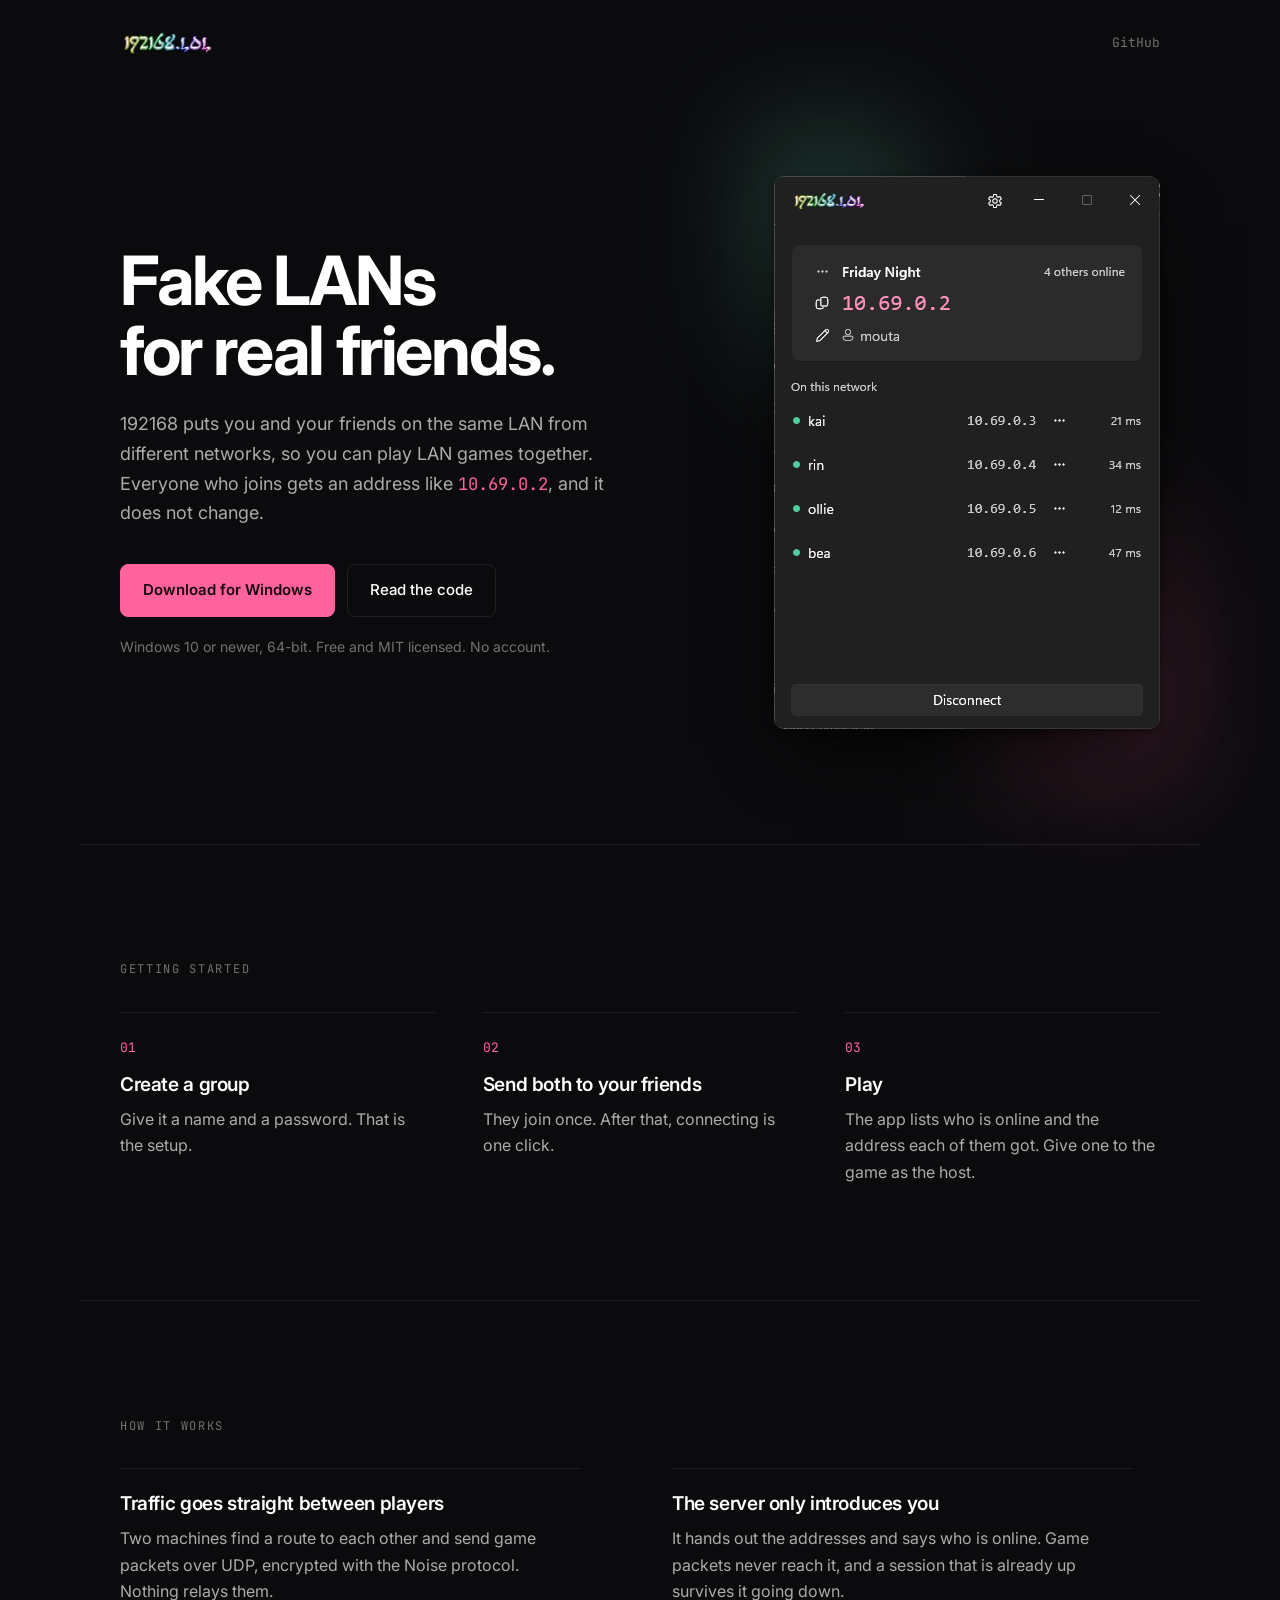
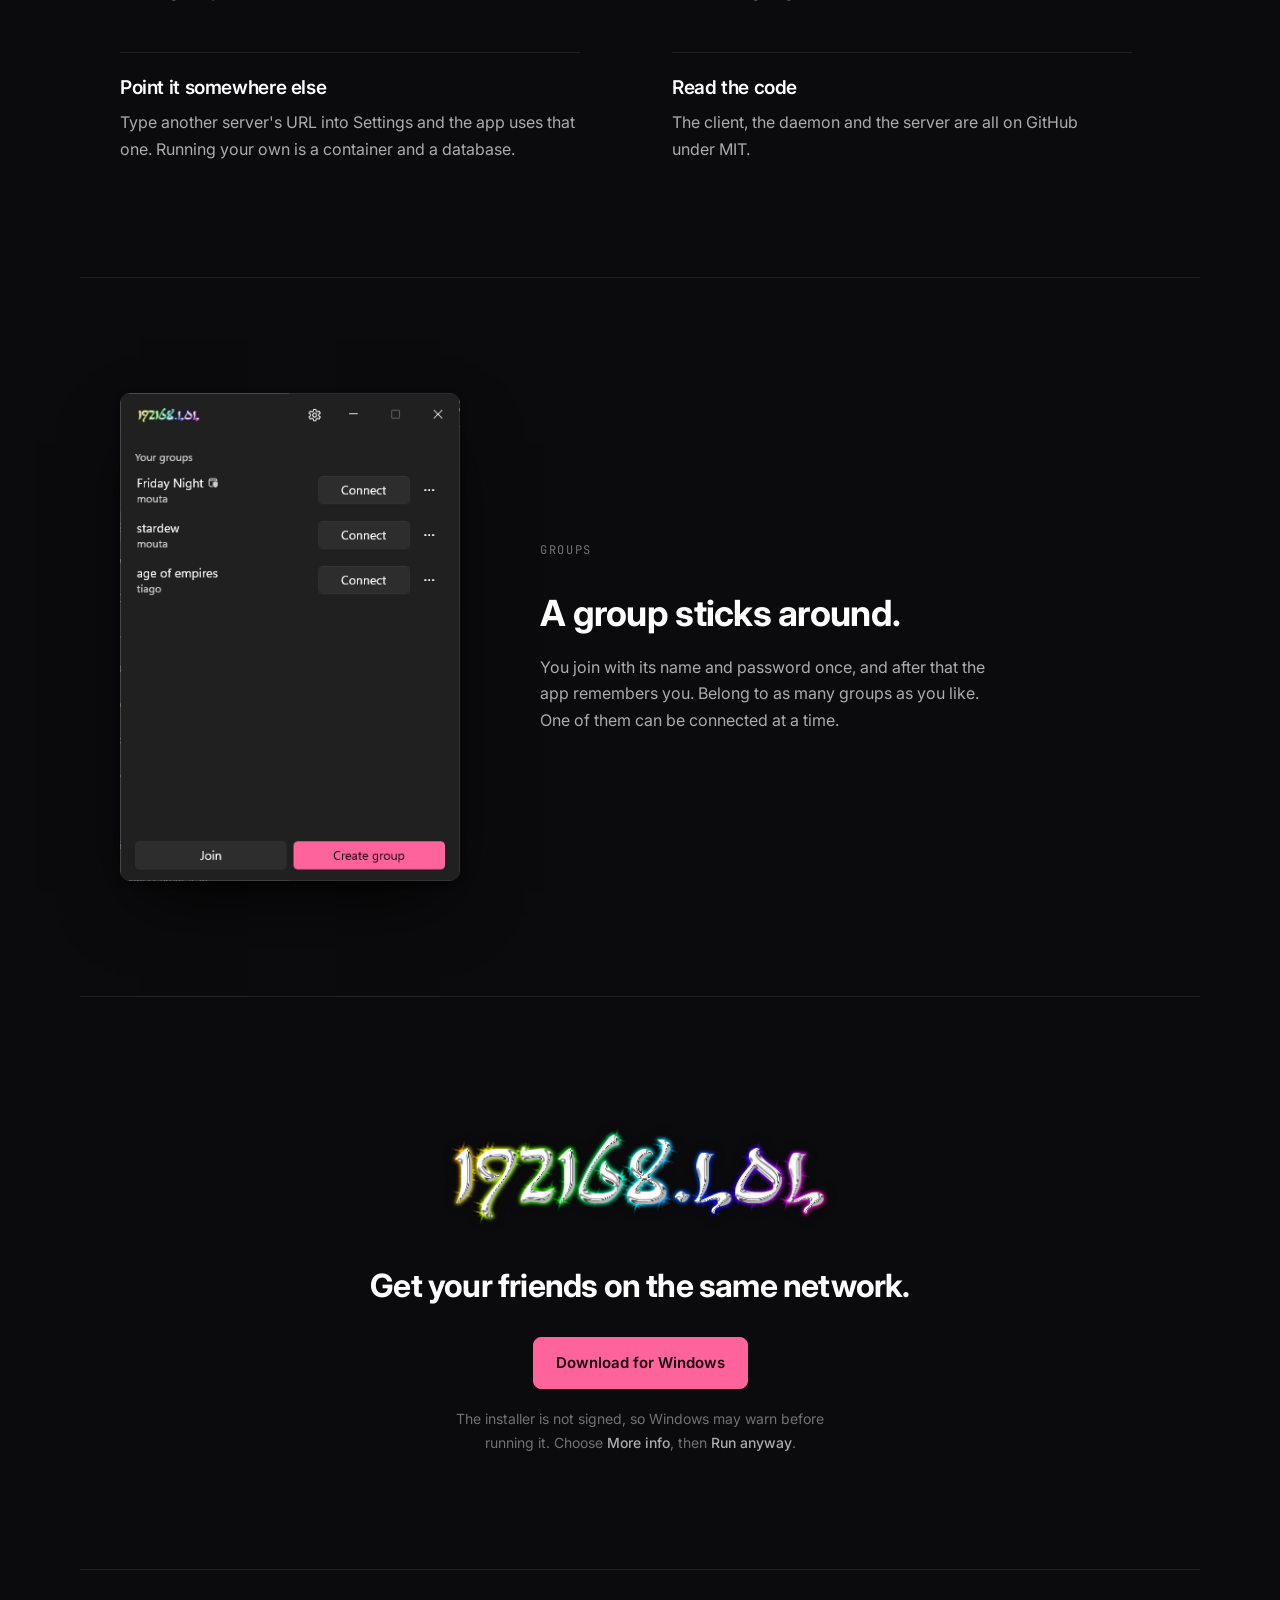
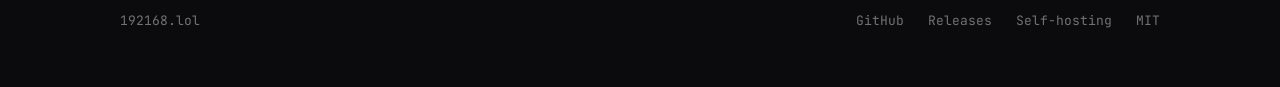
<file: server/web/index.html>
<!doctype html>
<html lang="en">
<head>
<meta charset="utf-8">
<meta name="viewport" content="width=device-width, initial-scale=1">
<title>192168 — Fake LANs for real friends</title>
<meta name="description" content="192168 puts you and your friends on the same LAN from different networks, so you can play LAN games together. Free, open source, Windows.">

<link rel="icon" href="assets/icon.png" type="image/png">
<link rel="canonical" href="https://192168.lol/">

<meta property="og:type" content="website">
<meta property="og:url" content="https://192168.lol/">
<meta property="og:title" content="192168 — Fake LANs for real friends">
<meta property="og:description" content="Puts you and your friends on the same LAN from different networks. Games find each other over it the way they would in one room, and everyone gets an address like 10.69.0.2 that stays the same.">
<meta property="og:image" content="https://192168.lol/assets/og.png">
<meta name="twitter:card" content="summary_large_image">

<link rel="preconnect" href="https://fonts.googleapis.com">
<link rel="preconnect" href="https://fonts.gstatic.com" crossorigin>
<link rel="stylesheet" href="https://fonts.googleapis.com/css2?family=Inter:wght@400;500;600;700&family=JetBrains+Mono:wght@400;500&display=swap">
<link rel="stylesheet" href="styles.css">
</head>

<body>

<header class="bar">
  <a class="bar__home" href="/" aria-label="192168">
    <img src="assets/wordmark.png" alt="192168.lol" width="424" height="132">
  </a>
  <a class="bar__link" href="https://github.com/OMouta/192168">GitHub</a>
</header>

<main>

  <section class="hero">
    <div class="hero__text">
      <h1>Fake LANs<br>for real friends.</h1>
      <p class="lede">
        192168 puts you and your friends on the same LAN from different
        networks, so you can play LAN games together. Everyone who joins gets
        an address like <span class="ip">10.69.0.2</span>, and it does not
        change.
      </p>
      <div class="actions">
        <a class="button button--primary" href="https://github.com/OMouta/192168/releases/latest">
          Download for Windows
        </a>
        <a class="button" href="https://github.com/OMouta/192168">Read the code</a>
      </div>
      <p class="fine">Windows 10 or newer, 64-bit. Free and MIT licensed. No account.</p>
    </div>

    <div class="hero__shot">
      <img src="assets/app-connected.png" alt="The 192168 app connected to a group called Friday Night, listing four people and their addresses." width="386" height="553">
    </div>
  </section>

  <section class="steps">
    <p class="eyebrow">Getting started</p>
    <ol>
      <li>
        <span class="step__n">01</span>
        <h2>Create a group</h2>
        <p>Give it a name and a password. That is the setup.</p>
      </li>
      <li>
        <span class="step__n">02</span>
        <h2>Send both to your friends</h2>
        <p>They join once. After that, connecting is one click.</p>
      </li>
      <li>
        <span class="step__n">03</span>
        <h2>Play</h2>
        <p>The app lists who is online and the address each of them got. Give
        one to the game as the host.</p>
      </li>
    </ol>
  </section>

  <section class="facts">
    <p class="eyebrow">How it works</p>
    <div class="facts__grid">
      <article>
        <h2>Traffic goes straight between players</h2>
        <p>Two machines find a route to each other and send game packets over
        UDP, encrypted with the Noise protocol. Nothing relays them.</p>
      </article>
      <article>
        <h2>The server only introduces you</h2>
        <p>It hands out the addresses and says who is online. Game packets
        never reach it, and a session that is already up survives it going
        down.</p>
      </article>
      <article>
        <h2>Point it somewhere else</h2>
        <p>Type another server's URL into Settings and the app uses that one.
        Running your own is a container and a database.</p>
      </article>
      <article>
        <h2>Read the code</h2>
        <p>The client, the daemon and the server are all on GitHub under
        MIT.</p>
      </article>
    </div>
  </section>

  <section class="split">
    <div class="split__shot">
      <img src="assets/app-groups.png" alt="The 192168 app listing three saved groups, each with a Connect button." width="386" height="553">
    </div>
    <div class="split__text">
      <p class="eyebrow">Groups</p>
      <h2>A group sticks around.</h2>
      <p>You join with its name and password once, and after that the app
      remembers you. Belong to as many groups as you like. One of them can be
      connected at a time.</p>
    </div>
  </section>

  <section class="close">
    <img class="close__mark" src="assets/wordmark.png" alt="192168.lol" width="424" height="132">
    <h2>Get your friends on the same network.</h2>
    <a class="button button--primary" href="https://github.com/OMouta/192168/releases/latest">
      Download for Windows
    </a>
    <p class="fine">
      The installer is not signed, so Windows may warn before running it.
      Choose <strong>More info</strong>, then <strong>Run anyway</strong>.
    </p>
  </section>

</main>

<footer class="foot">
  <p class="foot__mark">192168.lol</p>
  <nav>
    <a href="https://github.com/OMouta/192168">GitHub</a>
    <a href="https://github.com/OMouta/192168/releases">Releases</a>
    <a href="https://github.com/OMouta/192168/blob/main/docs/self-hosting.md">Self-hosting</a>
    <a href="https://github.com/OMouta/192168/blob/main/LICENSE">MIT</a>
  </nav>
</footer>

</body>
</html>
</file>
<file: server/web/styles.css>
/*
   192168.lol

   Dark, because the app is dark and this is a page about the app. The one
   piece of colour is the wordmark, which is already loud enough, so the rest
   of the page stays out of its way: neutral greys, hairline rules, and the
   accent only on things you are meant to click.
*/

:root {
  --bg: #0b0b0d;
  --ink: #ffffff;
  --ink-soft: rgba(255, 255, 255, 0.66);
  --ink-faint: rgba(255, 255, 255, 0.42);
  --line: rgba(255, 255, 255, 0.09);
  --raised: rgba(255, 255, 255, 0.035);

  /* The app's own accent, so the screenshots and the buttons agree. */
  --accent: #ff639c;
  --accent-lift: #ff7cad;

  --sans: "Inter", -apple-system, BlinkMacSystemFont, "Segoe UI", system-ui, sans-serif;
  --mono: "JetBrains Mono", ui-monospace, "Cascadia Mono", "Consolas", monospace;

  --page: 1120px;
  --gutter: clamp(20px, 5vw, 40px);
}

*,
*::before,
*::after {
  box-sizing: border-box;
}

html {
  -webkit-text-size-adjust: 100%;
}

body {
  margin: 0;
  background: var(--bg);
  color: var(--ink-soft);
  font-family: var(--sans);
  font-size: 1rem;
  line-height: 1.65;
  -webkit-font-smoothing: antialiased;
}

h1,
h2,
h3 {
  color: var(--ink);
  margin: 0;
  letter-spacing: -0.02em;
  line-height: 1.15;
  text-wrap: balance;
}

p {
  margin: 0;
  text-wrap: pretty;
}

a {
  color: inherit;
}

img {
  display: block;
  max-width: 100%;
  height: auto;
}

.bar,
.foot,
main > section {
  max-width: var(--page);
  margin-inline: auto;
  padding-inline: var(--gutter);
}

main > section {
  padding-block: clamp(72px, 9vw, 120px);
}

main > section + section {
  border-top: 1px solid var(--line);
}

/* Small caps label above a section. Mono, because everything technical on
   this page is mono and that is the whole system. */
.eyebrow {
  font-family: var(--mono);
  font-size: 0.75rem;
  letter-spacing: 0.14em;
  text-transform: uppercase;
  color: var(--ink-faint);
  margin-bottom: 32px;
}

.ip {
  font-family: var(--mono);
  font-size: 0.95em;
  color: var(--accent);
  white-space: nowrap;
}

/* ---------------------------------------------------------------- header */

.bar {
  display: flex;
  align-items: center;
  justify-content: space-between;
  gap: 24px;
  padding-block: 28px;
}

.bar__home img {
  height: 30px;
  width: auto;
}

.bar__link {
  font-family: var(--mono);
  font-size: 0.8125rem;
  color: var(--ink-faint);
  text-decoration: none;
  transition: color 0.15s ease;
}

.bar__link:hover {
  color: var(--ink);
}

/* ------------------------------------------------------------------ hero */

.hero {
  display: grid;
  gap: clamp(48px, 7vw, 88px);
  align-items: center;
  padding-block: clamp(48px, 7vw, 96px) clamp(72px, 9vw, 120px);
}

@media (min-width: 900px) {
  .hero {
    grid-template-columns: minmax(0, 1fr) auto;
  }
}

h1 {
  font-size: clamp(2.75rem, 6.5vw, 4.25rem);
  font-weight: 700;
  letter-spacing: -0.035em;
  line-height: 1.02;
}

.lede {
  margin-top: 24px;
  max-width: 44ch;
  font-size: 1.125rem;
}

.actions {
  display: flex;
  flex-wrap: wrap;
  gap: 12px;
  margin-top: 36px;
}

.fine {
  margin-top: 18px;
  font-size: 0.875rem;
  color: var(--ink-faint);
}

.fine strong {
  color: var(--ink-soft);
  font-weight: 500;
}

/* The window is 400x560 in real life and shown at close to that, which is the
   honest size for a small utility and reads better than a stretched mock. */
.hero__shot,
.split__shot {
  position: relative;
  isolation: isolate;
  justify-self: center;
}

.hero__shot img,
.split__shot img {
  position: relative;
  z-index: 1;
  width: 386px;
  border-radius: 10px;
  box-shadow:
    0 2px 6px rgba(0, 0, 0, 0.4),
    0 30px 70px -20px rgba(0, 0, 0, 0.85);
}

.split__shot img {
  width: 340px;
}

/* The iridescence off the wordmark, spilled behind the window so the shot is
   lit by the logo rather than sitting on a flat rectangle. Only the hero gets
   it; doing it twice makes it decoration instead of emphasis. */
.hero__shot::before {
  content: "";
  position: absolute;
  inset: -14%;
  z-index: 0;
  background:
    radial-gradient(42% 42% at 22% 18%, rgba(122, 255, 214, 0.22), transparent 70%),
    radial-gradient(46% 46% at 78% 82%, rgba(255, 99, 156, 0.24), transparent 70%);
  filter: blur(46px);
}

/* --------------------------------------------------------------- buttons */

.button {
  display: inline-flex;
  align-items: center;
  justify-content: center;
  padding: 13px 22px;
  border: 1px solid var(--line);
  border-radius: 8px;
  font-size: 0.9375rem;
  font-weight: 500;
  color: var(--ink);
  text-decoration: none;
  transition:
    background-color 0.15s ease,
    border-color 0.15s ease,
    color 0.15s ease;
}

.button:hover {
  background: var(--raised);
  border-color: rgba(255, 255, 255, 0.2);
}

.button--primary {
  background: var(--accent);
  border-color: var(--accent);
  color: #17070e;
  font-weight: 600;
}

.button--primary:hover {
  background: var(--accent-lift);
  border-color: var(--accent-lift);
  color: #17070e;
}

/* ----------------------------------------------------------------- steps */

.steps ol {
  list-style: none;
  display: grid;
  gap: 40px;
  margin: 0;
  padding: 0;
}

@media (min-width: 760px) {
  .steps ol {
    grid-template-columns: repeat(3, 1fr);
    gap: 48px;
  }
}

.steps li {
  border-top: 1px solid var(--line);
  padding-top: 24px;
}

.step__n {
  display: block;
  font-family: var(--mono);
  font-size: 0.8125rem;
  color: var(--accent);
  margin-bottom: 16px;
}

.steps h2,
.facts h2 {
  font-size: 1.1875rem;
  font-weight: 600;
  margin-bottom: 10px;
}

/* ----------------------------------------------------------------- facts */

.facts__grid {
  display: grid;
  gap: 40px;
}

@media (min-width: 760px) {
  .facts__grid {
    grid-template-columns: repeat(2, 1fr);
    gap: 48px 64px;
  }
}

.facts article {
  border-top: 1px solid var(--line);
  padding-top: 24px;
  max-width: 46ch;
}

/* ----------------------------------------------------------------- split */

.split {
  display: grid;
  gap: clamp(48px, 7vw, 80px);
  align-items: center;
}

@media (min-width: 900px) {
  .split {
    grid-template-columns: auto minmax(0, 1fr);
  }
}

.split__text h2 {
  font-size: clamp(1.75rem, 3.2vw, 2.25rem);
  margin-bottom: 20px;
}

.split__text > p {
  max-width: 46ch;
}

/* ----------------------------------------------------------------- close */

.close {
  text-align: center;
}

/* The wordmark carries this section, so the line under it is a caption rather
   than a second headline competing with it. */
.close__mark {
  height: clamp(64px, 11vw, 128px);
  width: auto;
  margin: 0 auto 28px;
}

.close h2 {
  font-size: clamp(1.5rem, 3vw, 2rem);
  letter-spacing: -0.025em;
  margin-bottom: 32px;
}

.close .fine {
  margin-inline: auto;
  max-width: 42ch;
}

/* ---------------------------------------------------------------- footer */

.foot {
  display: flex;
  flex-wrap: wrap;
  align-items: center;
  justify-content: space-between;
  gap: 24px;
  padding-block: 40px 56px;
  border-top: 1px solid var(--line);
}

/* Text, not the mark. One sits large in the section directly above this. */
.foot__mark {
  font-family: var(--mono);
  font-size: 0.8125rem;
  color: var(--ink-faint);
}

.foot nav {
  display: flex;
  flex-wrap: wrap;
  gap: 24px;
  font-family: var(--mono);
  font-size: 0.8125rem;
}

.foot nav a {
  color: var(--ink-faint);
  text-decoration: none;
  transition: color 0.15s ease;
}

.foot nav a:hover {
  color: var(--ink);
}

/* ------------------------------------------------------------------ misc */

a:focus-visible,
.button:focus-visible {
  outline: 2px solid var(--accent);
  outline-offset: 3px;
  border-radius: 6px;
}

@media (prefers-reduced-motion: reduce) {
  * {
    transition: none !important;
  }
}
</file>
